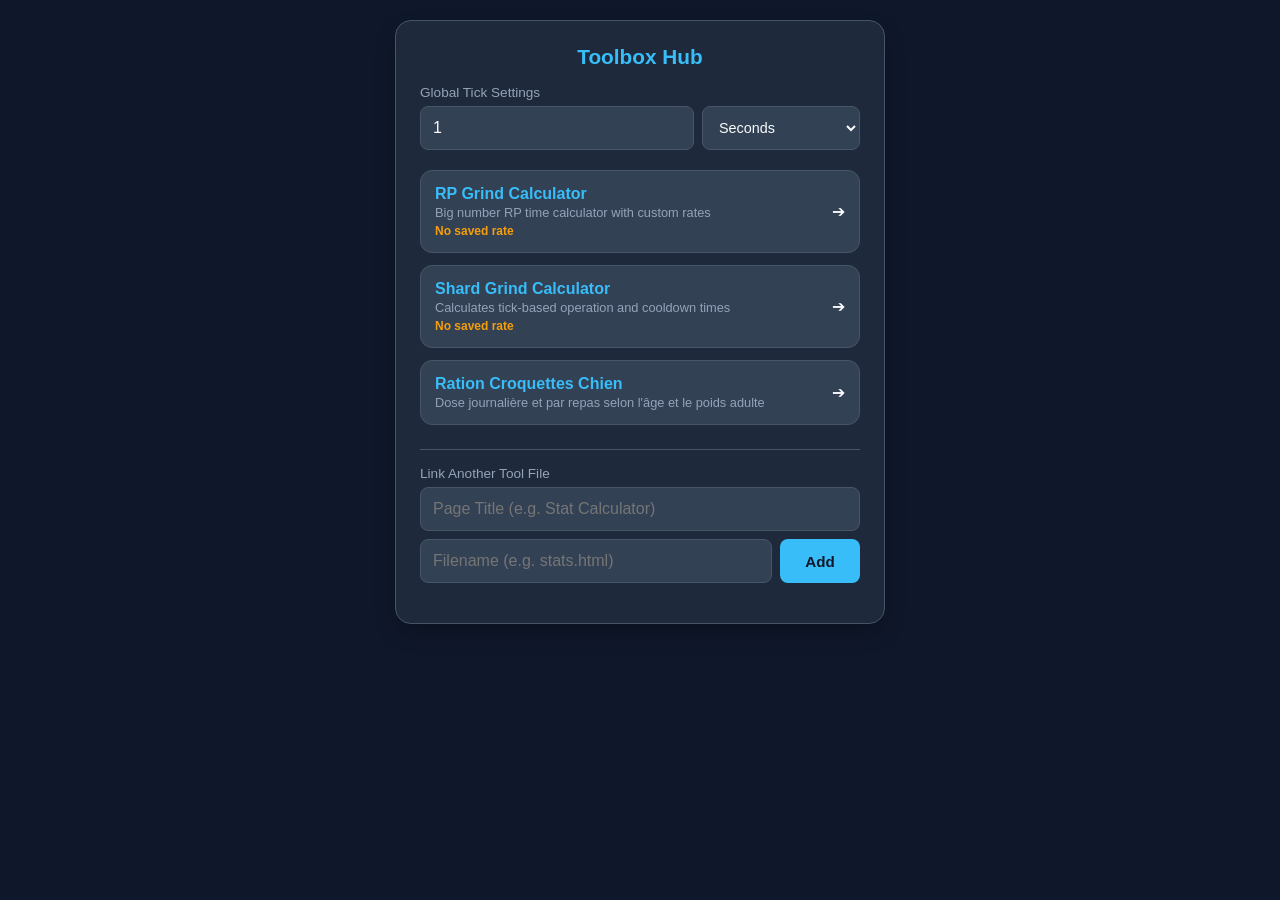
<file: index.html>
<!DOCTYPE html>
<html lang="en">
<head>
    <meta charset="UTF-8">
    <meta name="viewport" content="width=device-width, initial-scale=1.0">
    <title>Toolbox Hub</title>
    <link rel="stylesheet" href="style.css?v=9">
</head>
<body>

<div class="container">
    <h2>Toolbox Hub</h2>

    <div class="save-section" style="margin-top: 0; margin-bottom: 20px; border-top: none; padding-top: 0;">
        <label>Global Tick Settings</label>
        <div class="input-group" style="margin-bottom: 0;">
            <div class="input-row">
                <input type="text" id="globalTickTime" value="1" placeholder="Tick Duration">
                <select id="globalTickUnit">
                    <option value="1">Seconds</option>
                    <option value="0.001">Milliseconds (ms)</option>
                    <option value="60">Minutes</option>
                </select>
            </div>
        </div>
    </div>

    <div class="pages-list" id="pagesList">
        <a href="rp_calculator.html" class="page-card">
            <div class="page-info">
                <span class="page-title">RP Grind Calculator</span>
                <span class="page-desc">Big number RP time calculator with custom rates</span>
            </div>
            <span>➔</span>
        </a>

        <a href="shard_calculator.html" class="page-card">
            <div class="page-info">
                <span class="page-title">Shard Grind Calculator</span>
                <span class="page-desc">Calculates tick-based operation and cooldown times</span>
            </div>
            <span>➔</span>
        </a>

        <a href="dog_food_calculator.html" class="page-card">
            <div class="page-info">
                <span class="page-title">Ration Croquettes Chien</span>
                <span class="page-desc">Dose journalière et par repas selon l'âge et le poids adulte</span>
            </div>
            <span>➔</span>
        </a>
    </div>

    <div class="save-section" style="margin-top: 24px;">
        <label>Link Another Tool File</label>
        <div class="input-group">
            <input type="text" id="newPageTitle" placeholder="Page Title (e.g. Stat Calculator)" style="margin-bottom: 8px; width: 100%;">
            <div class="input-row">
                <input type="text" id="newPageFile" placeholder="Filename (e.g. stats.html)">
                <button class="btn" id="addPageBtn" style="width: 80px;">Add</button>
            </div>
        </div>
    </div>
</div>

<script src="hub.js?v=9"></script>
</body>
</html>
</file>
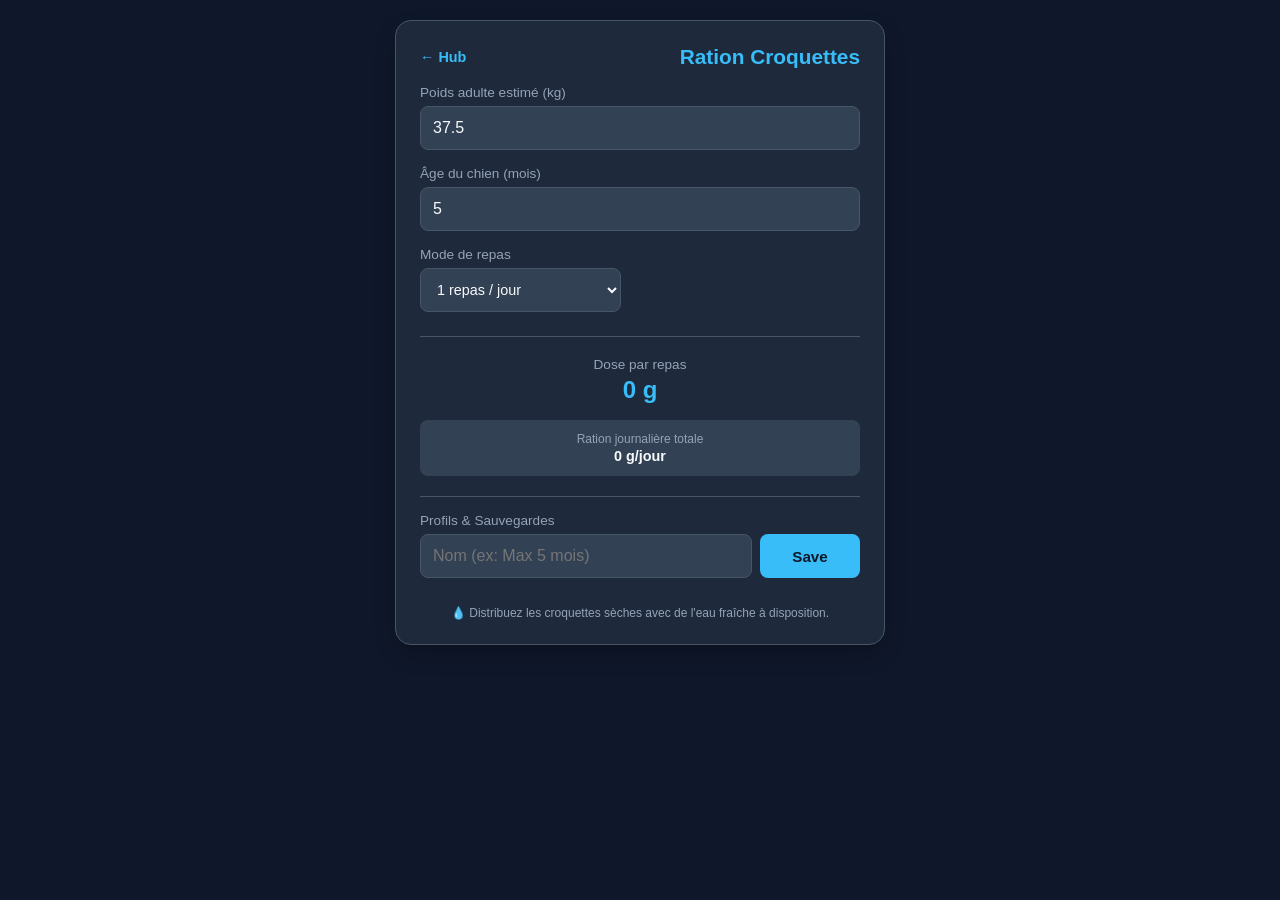
<file: dog_food_calculator.html>
<!DOCTYPE html>
<html lang="fr">
<head>
    <meta charset="UTF-8">
    <meta name="viewport" content="width=device-width, initial-scale=1.0">
    <title>Calculateur Ration Chien</title>
    <link rel="stylesheet" href="style.css?v=14">
</head>
<body>

<div class="container">
    <div class="header-row">
        <a href="index.html" class="back-btn">← Hub</a>
        <h2>Ration Croquettes</h2>
    </div>

    <div class="input-group">
        <label for="adultWeight">Poids adulte estimé (kg)</label>
        <div class="input-row">
            <input type="number" id="adultWeight" value="37.5" min="1" max="90" step="0.5">
        </div>
    </div>

    <div class="input-group">
        <label for="age">Âge du chien (mois)</label>
        <div class="input-row">
            <input type="number" id="age" value="5" min="1.5" max="24" step="0.5">
        </div>
    </div>

    <div class="input-group">
        <label for="meals">Mode de repas</label>
        <div class="input-row">
            <select id="meals">
                <option value="1">1 repas / jour</option>
                <option value="2">2 repas / jour</option>
                <option value="3">3 repas / jour</option>
                <option value="4">4 repas / jour</option>
                <option value="transition">Transition (3 → 2 repas)</option>
            </select>
        </div>
    </div>

    <!-- Transition Date Fields -->
    <div id="transitionGroup" class="input-group" style="background: var(--input-bg); padding: 14px; border-radius: 8px; border: 1px solid var(--border); display: none;">
        <label for="startDate">Date de début de transition</label>
        <div class="input-row" style="margin-bottom: 12px;">
            <input type="date" id="startDate" style="width: 100%;">
        </div>

        <label for="targetDate">Date sélectionnée</label>
        <div class="input-row" style="margin-bottom: 8px;">
            <input type="date" id="targetDate" style="width: 100%;">
        </div>

        <div id="transitionStatus" style="font-size: 0.85rem; font-weight: 600; color: var(--accent); text-align: center; margin-top: 6px;">
            Jour 0
        </div>
        <span class="hint" style="margin-top: 4px; text-align: center; display: block;">
            Midi: -10g/j | Matin: +5g/j | Soir: +5g/j
        </span>
    </div>

    <div class="results">
        <!-- Standard mode display -->
        <div class="result-main" id="standardResultBox">
            <div class="label">Dose par repas</div>
            <div class="value" id="perMeal">0 g</div>
        </div>

        <!-- Transition mode 3-meal grid -->
        <div id="transitionResultGrid" class="result-grid" style="grid-template-columns: 1fr 1fr 1fr; margin-bottom: 12px; display: none;">
            <div class="result-sub-item">
                <div class="sub-label">Matin</div>
                <div class="sub-val" id="morningVal" style="color: var(--accent);">0 g</div>
            </div>
            <div class="result-sub-item">
                <div class="sub-label">Midi</div>
                <div class="sub-val" id="lunchVal" style="color: var(--gold);">0 g</div>
            </div>
            <div class="result-sub-item">
                <div class="sub-label">Soir</div>
                <div class="sub-val" id="eveningVal" style="color: var(--accent);">0 g</div>
            </div>
        </div>

        <div class="result-grid">
            <div class="result-sub-item" style="grid-column: span 2;">
                <div class="sub-label">Ration journalière totale</div>
                <div class="sub-val" id="dailyTotal">0 g/jour</div>
            </div>
        </div>
    </div>

    <div class="save-section">
        <label>Profils & Sauvegardes</label>
        <div class="input-row">
            <input type="text" id="presetName" placeholder="Nom (ex: Max 5 mois)">
            <button class="btn" id="saveBtn" style="width: 100px;">Save</button>
        </div>
        <div class="saved-list" id="savedList"></div>
    </div>

    <div class="hint">
        💧 Distribuez les croquettes sèches avec de l'eau fraîche à disposition.
    </div>
</div>

<script src="calculator.js?v=14"></script>
</body>
</html>
</file>
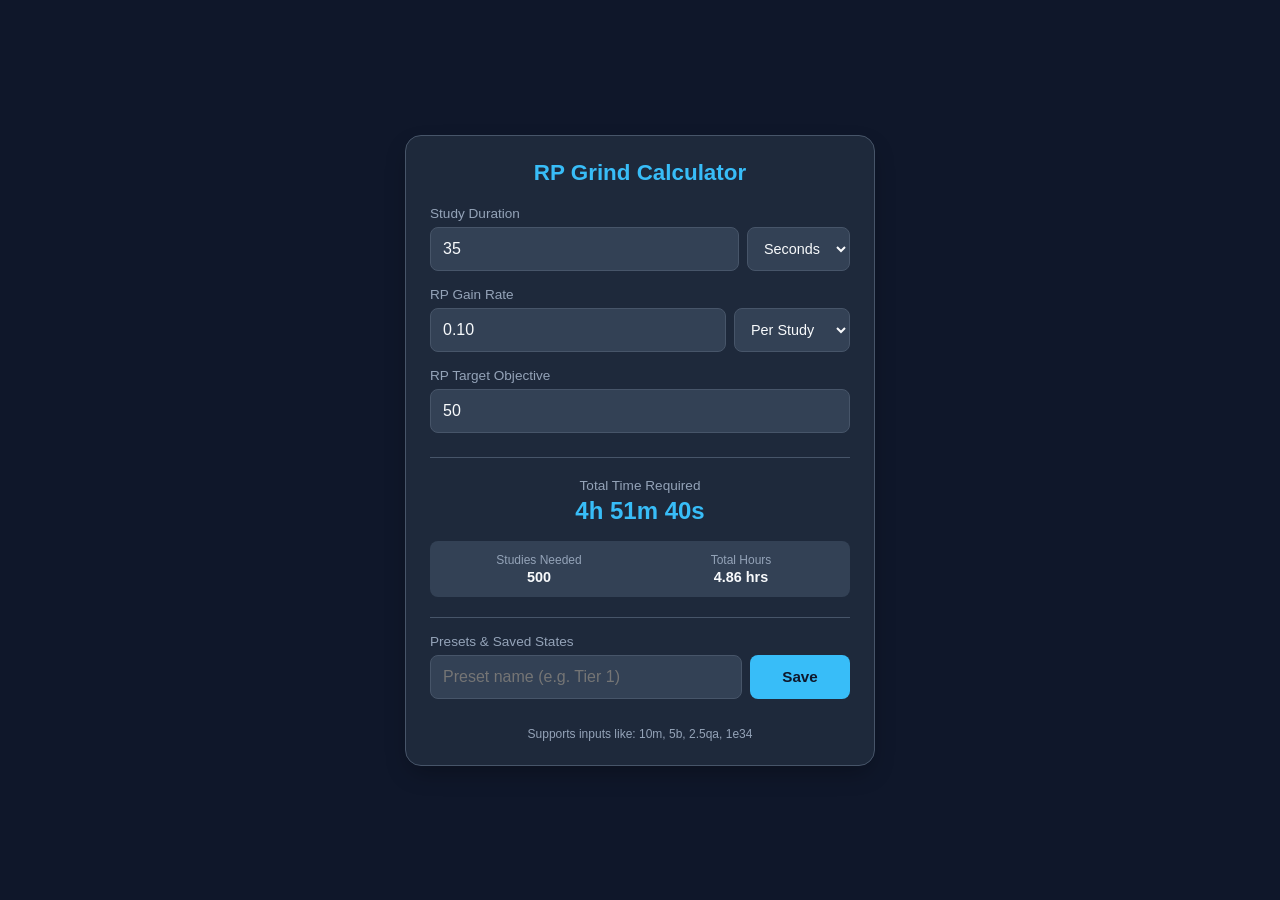
<file: rp-math.html>
<!DOCTYPE html>
<html lang="en">
<head>
    <meta charset="UTF-8">
    <meta name="viewport" content="width=device-width, initial-scale=1.0">
    <title>RP Time Calculator</title>
    <style>
        :root {
            --bg-color: #0f172a;
            --card-bg: #1e293b;
            --accent: #38bdf8;
            --danger: #ef4444;
            --text-main: #f8fafc;
            --text-muted: #94a3b8;
            --input-bg: #334155;
            --border: #475569;
        }

        body {
            font-family: -apple-system, BlinkMacSystemFont, "Segoe UI", Roboto, Helvetica, Arial, sans-serif;
            background-color: var(--bg-color);
            color: var(--text-main);
            margin: 0;
            padding: 20px;
            display: flex;
            justify-content: center;
            align-items: center;
            min-height: 100vh;
            box-sizing: border-box;
        }

        .container {
            background-color: var(--card-bg);
            border-radius: 16px;
            padding: 24px;
            width: 100%;
            max-width: 420px;
            box-shadow: 0 10px 25px -5px rgba(0, 0, 0, 0.3);
            border: 1px solid var(--border);
        }

        h2 {
            margin-top: 0;
            margin-bottom: 20px;
            font-size: 1.4rem;
            text-align: center;
            color: var(--accent);
        }

        .input-group {
            margin-bottom: 16px;
        }

        label {
            display: block;
            font-size: 0.85rem;
            color: var(--text-muted);
            margin-bottom: 6px;
            font-weight: 500;
        }

        .input-row {
            display: flex;
            gap: 8px;
        }

        input, select {
            padding: 12px;
            background-color: var(--input-bg);
            border: 1px solid var(--border);
            border-radius: 8px;
            color: var(--text-main);
            font-size: 1rem;
            box-sizing: border-box;
            outline: none;
            transition: border-color 0.2s;
        }

        input {
            flex: 1;
            min-width: 0;
        }

        select {
            font-size: 0.9rem;
            cursor: pointer;
        }

        input:focus, select:focus {
            border-color: var(--accent);
        }

        .results {
            margin-top: 24px;
            padding-top: 20px;
            border-top: 1px solid var(--border);
        }

        .result-main {
            text-align: center;
            margin-bottom: 16px;
        }

        .result-main .label {
            font-size: 0.85rem;
            color: var(--text-muted);
            margin-bottom: 4px;
        }

        .result-main .value {
            font-size: 1.5rem;
            font-weight: 700;
            color: var(--accent);
            word-break: break-word;
        }

        .result-grid {
            display: grid;
            grid-template-columns: 1fr 1fr;
            gap: 8px;
            background-color: var(--input-bg);
            padding: 12px;
            border-radius: 8px;
            font-size: 0.9rem;
        }

        .result-sub-item {
            text-align: center;
            word-break: break-word;
        }

        .result-sub-item .sub-label {
            color: var(--text-muted);
            font-size: 0.75rem;
            margin-bottom: 2px;
        }

        .result-sub-item .sub-val {
            font-weight: 600;
        }

        .save-section {
            margin-top: 20px;
            padding-top: 16px;
            border-top: 1px solid var(--border);
        }

        .btn {
            background-color: var(--accent);
            color: var(--bg-color);
            border: none;
            padding: 12px;
            border-radius: 8px;
            font-weight: 600;
            cursor: pointer;
            width: 100%;
            font-size: 0.95rem;
            transition: opacity 0.2s;
        }

        .btn:active {
            opacity: 0.8;
        }

        .btn-danger {
            background-color: var(--danger);
            color: white;
            padding: 8px 12px;
            width: auto;
            font-size: 0.8rem;
        }

        .btn-load {
            background-color: var(--input-bg);
            color: var(--text-main);
            border: 1px solid var(--border);
            padding: 8px 12px;
            font-size: 0.85rem;
            flex: 1;
            text-align: left;
        }

        .saved-list {
            margin-top: 12px;
            display: flex;
            flex-direction: column;
            gap: 8px;
        }

        .saved-item {
            display: flex;
            gap: 6px;
            align-items: center;
        }

        .hint {
            font-size: 0.75rem;
            color: var(--text-muted);
            text-align: center;
            margin-top: 16px;
        }
    </style>
</head>
<body>

<div class="container">
    <h2>RP Grind Calculator</h2>

    <div class="input-group">
        <label for="studyDuration">Study Duration</label>
        <div class="input-row">
            <input type="text" id="studyDuration" value="35">
            <select id="durationUnit">
                <option value="1">Seconds</option>
                <option value="60">Minutes</option>
                <option value="3600">Hours</option>
            </select>
        </div>
    </div>

    <div class="input-group">
        <label for="rpPerStudy">RP Gain Rate</label>
        <div class="input-row">
            <input type="text" id="rpPerStudy" value="0.10">
            <select id="rpRateUnit">
                <option value="1">Per Study</option>
                <option value="min">Per Minute</option>
                <option value="hr">Per Hour</option>
                <option value="day">Per Day</option>
            </select>
        </div>
    </div>

    <div class="input-group">
        <label for="rpObjective">RP Target Objective</label>
        <div class="input-row">
            <input type="text" id="rpObjective" value="50">
        </div>
    </div>

    <div class="results">
        <div class="result-main">
            <div class="label">Total Time Required</div>
            <div class="value" id="timeFormatted">0d 0h 0m 0s</div>
        </div>

        <div class="result-grid">
            <div class="result-sub-item">
                <div class="sub-label">Studies Needed</div>
                <div class="sub-val" id="studiesNeeded">0</div>
            </div>
            <div class="result-sub-item">
                <div class="sub-label">Total Hours</div>
                <div class="sub-val" id="totalHours">0.00 hrs</div>
            </div>
        </div>
    </div>

    <div class="save-section">
        <label>Presets & Saved States</label>
        <div class="input-row">
            <input type="text" id="presetName" placeholder="Preset name (e.g. Tier 1)">
            <button class="btn" id="saveBtn" style="width: 100px;">Save</button>
        </div>
        <div class="saved-list" id="savedList"></div>
    </div>

    <div class="hint">
        Supports inputs like: 10m, 5b, 2.5qa, 1e34
    </div>
</div>

<script>
    const durationInput = document.getElementById('studyDuration');
    const durationUnit = document.getElementById('durationUnit');
    const rpGainInput = document.getElementById('rpPerStudy');
    const rpRateUnit = document.getElementById('rpRateUnit');
    const rpObjInput = document.getElementById('rpObjective');

    const studiesOutput = document.getElementById('studiesNeeded');
    const timeFormattedOutput = document.getElementById('timeFormatted');
    const hoursOutput = document.getElementById('totalHours');

    const presetNameInput = document.getElementById('presetName');
    const saveBtn = document.getElementById('saveBtn');
    const savedList = document.getElementById('savedList');

    const SUFFIXES = {
        'k': 1e3, 'm': 1e6, 'b': 1e9, 't': 1e12,
        'qa': 1e15, 'qu': 1e18, 'sx': 1e21, 'sp': 1e24,
        'o': 1e27, 'n': 1e30, 'd': 1e33
    };

    function parseBigInput(str) {
        if (!str) return 0;
        str = str.toString().trim().toLowerCase();
        
        // Scientific notation
        if (/^[\d.]+(e[+-]?\d+)$/.test(str)) {
            const val = parseFloat(str);
            return isNaN(val) ? 0 : val;
        }

        // Short scale suffix matching
        const match = str.match(/^([\d.]+)\s*([a-z]+)?$/);
        if (match) {
            const num = parseFloat(match[1]);
            const suf = match[2];
            if (isNaN(num)) return 0;

            if (suf && SUFFIXES[suf] !== undefined) {
                return num * SUFFIXES[suf];
            }
            return num;
        }

        const val = parseFloat(str);
        return isNaN(val) ? 0 : val;
    }

    function formatBigNumber(num) {
        if (num === 0) return '0';
        if (!isFinite(num)) return 'Infinity';

        const abs = Math.abs(num);

        if (abs >= 1e36 || (abs < 0.001 && abs > 0)) {
            return num.toExponential(3);
        }

        const keys = Object.keys(SUFFIXES).reverse();
        for (let suf of keys) {
            const val = SUFFIXES[suf];
            if (abs >= val) {
                return (num / val).toFixed(2).replace(/\.00$/, '') + ' ' + suf.toUpperCase();
            }
        }

        return num.toLocaleString('en-US', { maximumFractionDigits: 2 });
    }

    function calculate() {
        const rawDuration = parseBigInput(durationInput.value);
        const durationMult = parseFloat(durationUnit.value);
        const secPerStudy = rawDuration * durationMult;

        const rawRpGain = parseBigInput(rpGainInput.value);
        const rateType = rpRateUnit.value;

        const totalTargetRP = parseBigInput(rpObjInput.value);

        saveLastState();

        if (secPerStudy <= 0 || rawRpGain <= 0 || totalTargetRP <= 0) {
            studiesOutput.textContent = '0';
            timeFormattedOutput.textContent = '0d 0h 0m 0s';
            hoursOutput.textContent = '0 hrs';
            return;
        }

        let rpPerStudyCalculated = rawRpGain;

        if (rateType === 'min') {
            rpPerStudyCalculated = (rawRpGain / 60) * secPerStudy;
        } else if (rateType === 'hr') {
            rpPerStudyCalculated = (rawRpGain / 3600) * secPerStudy;
        } else if (rateType === 'day') {
            rpPerStudyCalculated = (rawRpGain / 86400) * secPerStudy;
        }

        const studiesNeeded = totalTargetRP / rpPerStudyCalculated;
        const totalSeconds = studiesNeeded * secPerStudy;

        studiesOutput.textContent = formatBigNumber(Math.ceil(studiesNeeded));

        if (!isFinite(totalSeconds)) {
            timeFormattedOutput.textContent = 'Too large to calculate';
            hoursOutput.textContent = 'Infinity hrs';
            return;
        }

        const years = Math.floor(totalSeconds / (86400 * 365));
        let remSec = totalSeconds % (86400 * 365);

        const days = Math.floor(remSec / 86400);
        remSec %= 86400;

        const hours = Math.floor(remSec / 3600);
        remSec %= 3600;

        const minutes = Math.floor(remSec / 60);
        const seconds = Math.round(remSec % 60);

        let formattedStr = '';
        if (years > 0) formattedStr += `${formatBigNumber(years)}y `;
        if (days > 0 || years > 0) formattedStr += `${days}d `;
        formattedStr += `${hours}h ${minutes}m ${seconds}s`;

        timeFormattedOutput.textContent = formattedStr;
        hoursOutput.textContent = `${formatBigNumber(totalSeconds / 3600)} hrs`;
    }

    // --- LOCAL STORAGE SYSTEM ---

    function saveLastState() {
        try {
            const state = {
                duration: durationInput.value,
                durationUnit: durationUnit.value,
                rpGain: rpGainInput.value,
                rpRateUnit: rpRateUnit.value,
                rpObjective: rpObjInput.value
            };
            localStorage.setItem('rp_calc_last_state', JSON.stringify(state));
        } catch (e) {}
    }

    function loadLastState() {
        try {
            const last = localStorage.getItem('rp_calc_last_state');
            if (last) {
                const state = JSON.parse(last);
                if (state.duration !== undefined) durationInput.value = state.duration;
                if (state.durationUnit !== undefined) durationUnit.value = state.durationUnit;
                if (state.rpGain !== undefined) rpGainInput.value = state.rpGain;
                if (state.rpRateUnit !== undefined) rpRateUnit.value = state.rpRateUnit;
                if (state.rpObjective !== undefined) rpObjInput.value = state.rpObjective;
            }
        } catch (e) {}
    }

    function getPresets() {
        try {
            return JSON.parse(localStorage.getItem('rp_calc_presets') || '{}');
        } catch (e) {
            return {};
        }
    }

    function savePreset() {
        const name = presetNameInput.value.trim() || 'Preset ' + (Object.keys(getPresets()).length + 1);
        const presets = getPresets();

        presets[name] = {
            duration: durationInput.value,
            durationUnit: durationUnit.value,
            rpGain: rpGainInput.value,
            rpRateUnit: rpRateUnit.value,
            rpObjective: rpObjInput.value
        };

        try {
            localStorage.setItem('rp_calc_presets', JSON.stringify(presets));
        } catch (e) {}

        presetNameInput.value = '';
        renderPresets();
    }

    function loadPreset(name) {
        const presets = getPresets();
        if (presets[name]) {
            const p = presets[name];
            durationInput.value = p.duration;
            durationUnit.value = p.durationUnit;
            rpGainInput.value = p.rpGain;
            rpRateUnit.value = p.rpRateUnit;
            rpObjInput.value = p.rpObjective;
            calculate();
        }
    }

    function deletePreset(name) {
        const presets = getPresets();
        delete presets[name];
        try {
            localStorage.setItem('rp_calc_presets', JSON.stringify(presets));
        } catch (e) {}
        renderPresets();
    }

    function renderPresets() {
        const presets = getPresets();
        savedList.innerHTML = '';

        Object.keys(presets).forEach(name => {
            const item = document.createElement('div');
            item.className = 'saved-item';

            const loadBtn = document.createElement('button');
            loadBtn.className = 'btn btn-load';
            loadBtn.textContent = name;
            loadBtn.onclick = () => loadPreset(name);

            const delBtn = document.createElement('button');
            delBtn.className = 'btn btn-danger';
            delBtn.textContent = '✕';
            delBtn.onclick = () => deletePreset(name);

            item.appendChild(loadBtn);
            item.appendChild(delBtn);
            savedList.appendChild(item);
        });
    }

    saveBtn.addEventListener('click', savePreset);

    [durationInput, durationUnit, rpGainInput, rpRateUnit, rpObjInput].forEach(el => {
        el.addEventListener('keyup', calculate);
        el.addEventListener('input', calculate);
        el.addEventListener('change', calculate);
    });

    // Run startup load
    loadLastState();
    renderPresets();
    calculate();
</script>

</body>
</html>
</file>
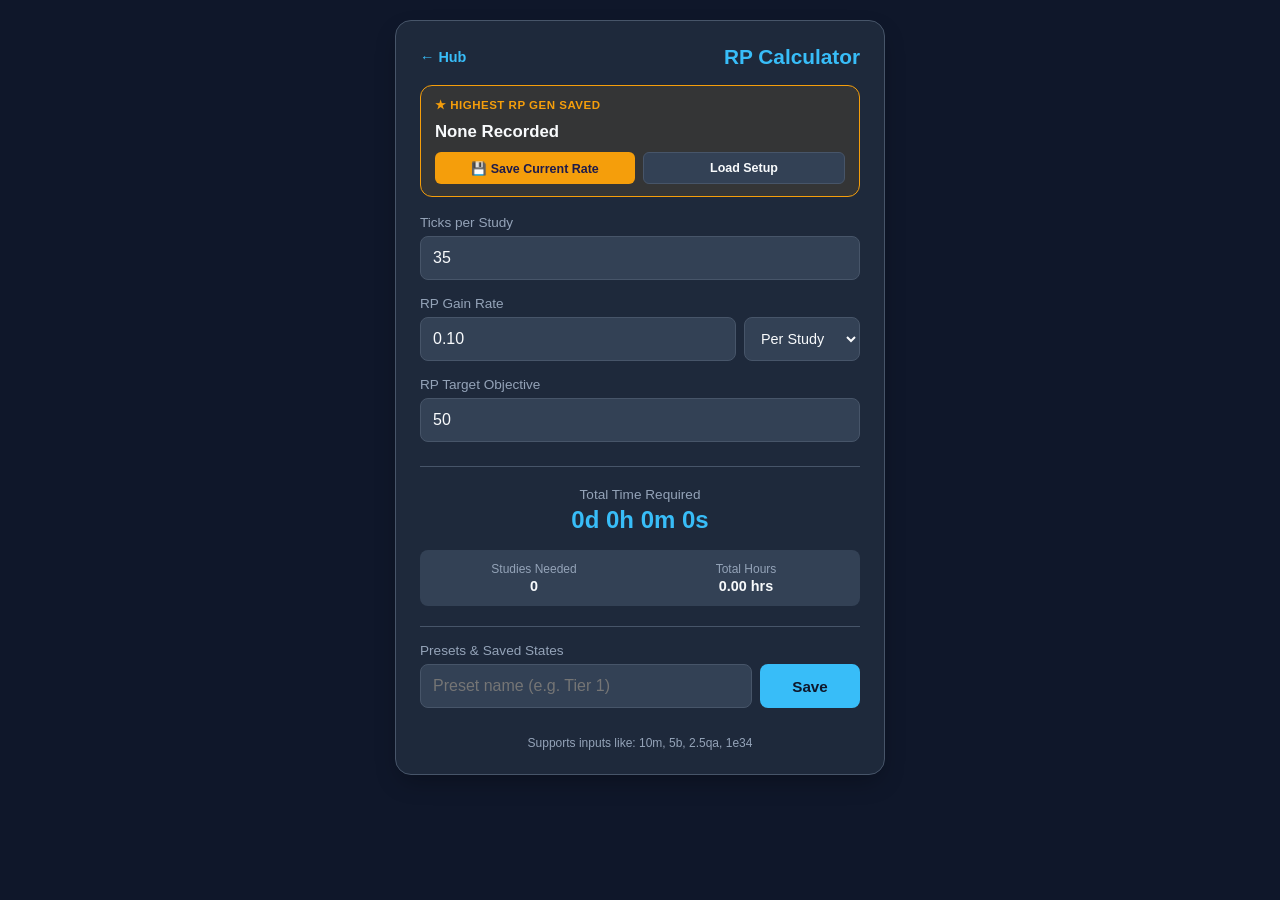
<file: rp_calculator.html>
<!DOCTYPE html>
<html lang="en">
<head>
    <meta charset="UTF-8">
    <meta name="viewport" content="width=device-width, initial-scale=1.0">
    <title>RP Grind Calculator</title>
    <link rel="stylesheet" href="style.css?v=7">
</head>
<body>

<div class="container">
    <div class="header-row">
        <a href="index.html" class="back-btn">← Hub</a>
        <h2>RP Calculator</h2>
    </div>

    <!-- Manual Peak Rate Banner with Save Button -->
    <div class="best-banner">
        <div class="best-banner-header">
            <span class="best-banner-label">★ Highest RP Gen Saved</span>
        </div>
        <div class="best-banner-value" id="bestRpValue">None Recorded</div>
        <div class="best-banner-actions">
            <button class="btn-record btn-save-record" id="savePeakRpBtn">💾 Save Current Rate</button>
            <button class="btn-record btn-load-record" id="loadPeakRpBtn">Load Setup</button>
        </div>
    </div>

    <div class="input-group">
        <label for="ticksPerStudy">Ticks per Study</label>
        <div class="input-row">
            <input type="text" id="ticksPerStudy" value="35">
        </div>
    </div>

    <div class="input-group">
        <label for="rpPerStudy">RP Gain Rate</label>
        <div class="input-row">
            <input type="text" id="rpPerStudy" value="0.10">
            <select id="rpRateUnit">
                <option value="1">Per Study</option>
                <option value="min">Per Minute</option>
                <option value="hr">Per Hour</option>
                <option value="day">Per Day</option>
            </select>
        </div>
    </div>

    <div class="input-group">
        <label for="rpObjective">RP Target Objective</label>
        <div class="input-row">
            <input type="text" id="rpObjective" value="50">
        </div>
    </div>

    <div class="results">
        <div class="result-main">
            <div class="label">Total Time Required</div>
            <div class="value" id="timeFormatted">0d 0h 0m 0s</div>
        </div>

        <div class="result-grid">
            <div class="result-sub-item">
                <div class="sub-label">Studies Needed</div>
                <div class="sub-val" id="studiesNeeded">0</div>
            </div>
            <div class="result-sub-item">
                <div class="sub-label">Total Hours</div>
                <div class="sub-val" id="totalHours">0.00 hrs</div>
            </div>
        </div>
    </div>

    <div class="save-section">
        <label>Presets & Saved States</label>
        <div class="input-row">
            <input type="text" id="presetName" placeholder="Preset name (e.g. Tier 1)">
            <button class="btn" id="saveBtn" style="width: 100px;">Save</button>
        </div>
        <div class="saved-list" id="savedList"></div>
    </div>

    <div class="hint">
        Supports inputs like: 10m, 5b, 2.5qa, 1e34
    </div>
</div>

<script src="calculator.js?v=7"></script>
</body>
</html>
</file>
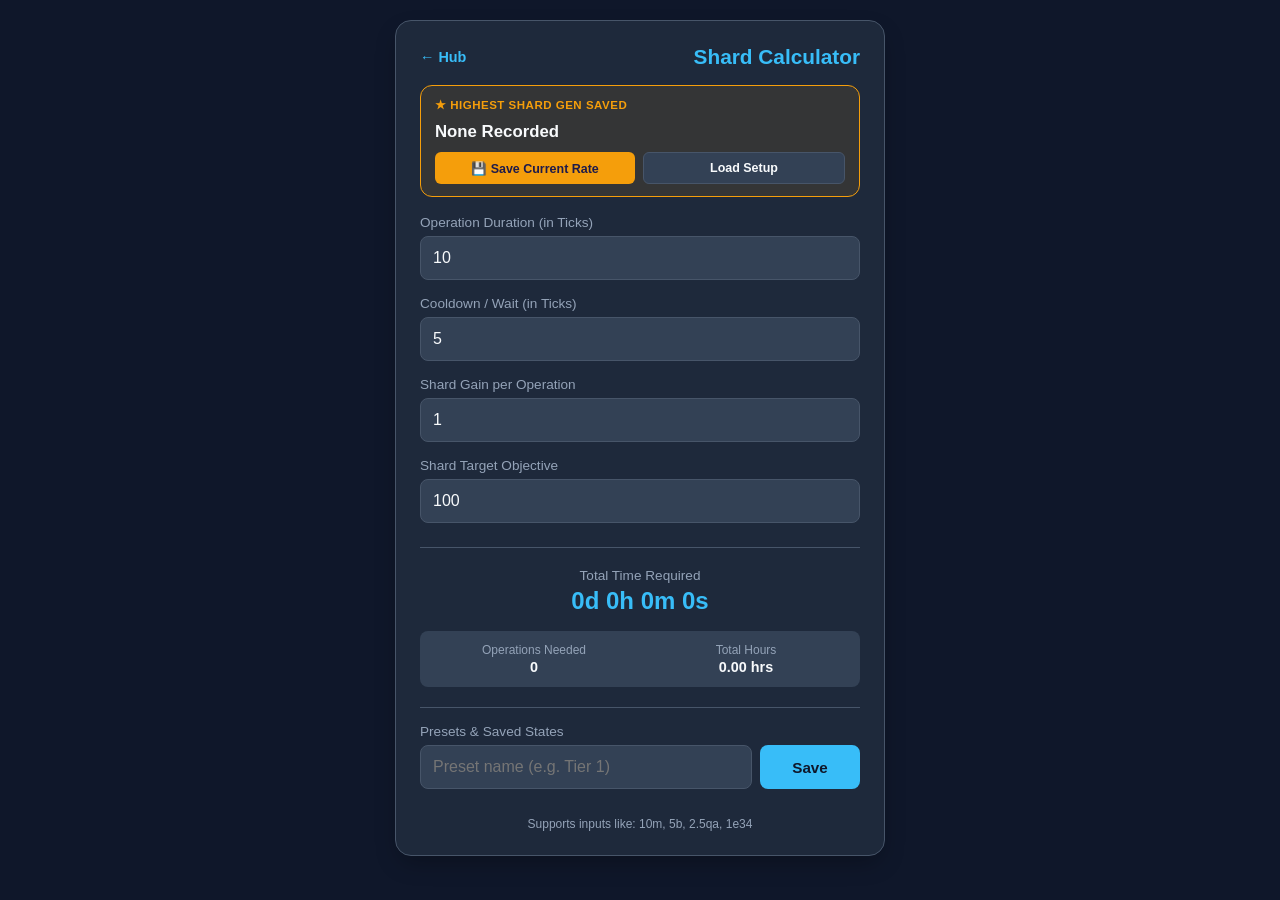
<file: shard_calculator.html>
<!DOCTYPE html>
<html lang="en">
<head>
    <meta charset="UTF-8">
    <meta name="viewport" content="width=device-width, initial-scale=1.0">
    <title>Shard Grind Calculator</title>
    <link rel="stylesheet" href="style.css?v=7">
</head>
<body>

<div class="container">
    <div class="header-row">
        <a href="index.html" class="back-btn">← Hub</a>
        <h2>Shard Calculator</h2>
    </div>

    <!-- Manual Peak Rate Banner with Save Button -->
    <div class="best-banner">
        <div class="best-banner-header">
            <span class="best-banner-label">★ Highest Shard Gen Saved</span>
        </div>
        <div class="best-banner-value" id="bestShardValue">None Recorded</div>
        <div class="best-banner-actions">
            <button class="btn-record btn-save-record" id="savePeakShardBtn">💾 Save Current Rate</button>
            <button class="btn-record btn-load-record" id="loadPeakShardBtn">Load Setup</button>
        </div>
    </div>

    <div class="input-group">
        <label for="opTicks">Operation Duration (in Ticks)</label>
        <div class="input-row">
            <input type="text" id="opTicks" value="10">
        </div>
    </div>

    <div class="input-group">
        <label for="waitTicks">Cooldown / Wait (in Ticks)</label>
        <div class="input-row">
            <input type="text" id="waitTicks" value="5">
        </div>
    </div>

    <div class="input-group">
        <label for="shardGain">Shard Gain per Operation</label>
        <div class="input-row">
            <input type="text" id="shardGain" value="1">
        </div>
    </div>

    <div class="input-group">
        <label for="shardObjective">Shard Target Objective</label>
        <div class="input-row">
            <input type="text" id="shardObjective" value="100">
        </div>
    </div>

    <div class="results">
        <div class="result-main">
            <div class="label">Total Time Required</div>
            <div class="value" id="timeFormatted">0d 0h 0m 0s</div>
        </div>

        <div class="result-grid">
            <div class="result-sub-item">
                <div class="sub-label">Operations Needed</div>
                <div class="sub-val" id="opsNeeded">0</div>
            </div>
            <div class="result-sub-item">
                <div class="sub-label">Total Hours</div>
                <div class="sub-val" id="totalHours">0.00 hrs</div>
            </div>
        </div>
    </div>

    <div class="save-section">
        <label>Presets & Saved States</label>
        <div class="input-row">
            <input type="text" id="presetName" placeholder="Preset name (e.g. Tier 1)">
            <button class="btn" id="saveBtn" style="width: 100px;">Save</button>
        </div>
        <div class="saved-list" id="savedList"></div>
    </div>

    <div class="hint">
        Supports inputs like: 10m, 5b, 2.5qa, 1e34
    </div>
</div>

<script src="calculator.js?v=7"></script>
</body>
</html>
</file>
<file: style.css>
:root {
    --bg-color: #0f172a;
    --card-bg: #1e293b;
    --accent: #38bdf8;
    --gold: #f59e0b;
    --danger: #ef4444;
    --text-main: #f8fafc;
    --text-muted: #94a3b8;
    --input-bg: #334155;
    --border: #475569;
}

body {
    font-family: -apple-system, BlinkMacSystemFont, "Segoe UI", Roboto, Helvetica, Arial, sans-serif;
    background-color: var(--bg-color);
    color: var(--text-main);
    margin: 0;
    padding: 20px;
    display: flex;
    justify-content: center;
    align-items: flex-start;
    min-height: 100vh;
    box-sizing: border-box;
}

.container {
    background-color: var(--card-bg);
    border-radius: 16px;
    padding: 24px;
    width: 100%;
    max-width: 440px;
    box-shadow: 0 10px 25px -5px rgba(0, 0, 0, 0.3);
    border: 1px solid var(--border);
}

.header-row {
    display: flex;
    justify-content: space-between;
    align-items: center;
    margin-bottom: 16px;
}

.back-btn {
    color: var(--accent);
    text-decoration: none;
    font-size: 0.9rem;
    font-weight: 600;
}

h2 {
    margin: 0 0 16px 0;
    font-size: 1.3rem;
    color: var(--accent);
    text-align: center;
}

.header-row h2 {
    margin: 0;
}

/* Peak Record Banner */
.best-banner {
    background-color: rgba(245, 158, 11, 0.1);
    border: 1px solid var(--gold);
    border-radius: 12px;
    padding: 12px 14px;
    margin-bottom: 18px;
    display: flex;
    flex-direction: column;
    gap: 10px;
}

.best-banner-header {
    display: flex;
    justify-content: space-between;
    align-items: center;
}

.best-banner-label {
    font-size: 0.72rem;
    color: var(--gold);
    text-transform: uppercase;
    font-weight: 700;
    letter-spacing: 0.5px;
}

.best-banner-value {
    font-size: 1.05rem;
    font-weight: 700;
    color: var(--text-main);
}

.best-banner-actions {
    display: flex;
    gap: 8px;
}

.btn-record {
    flex: 1;
    font-size: 0.78rem;
    padding: 8px 10px;
    border-radius: 6px;
    font-weight: 600;
    cursor: pointer;
    border: none;
    text-align: center;
}

.btn-save-record {
    background: var(--gold);
    color: #1e1b4b;
}

.btn-load-record {
    background: var(--input-bg);
    color: var(--text-main);
    border: 1px solid var(--border);
}

.btn-save-record:active, .btn-load-record:active {
    opacity: 0.8;
}

.input-group {
    margin-bottom: 16px;
}

label {
    display: block;
    font-size: 0.85rem;
    color: var(--text-muted);
    margin-bottom: 6px;
    font-weight: 500;
}

.input-row {
    display: flex;
    gap: 8px;
}

input, select {
    padding: 12px;
    background-color: var(--input-bg);
    border: 1px solid var(--border);
    border-radius: 8px;
    color: var(--text-main);
    font-size: 1rem;
    box-sizing: border-box;
    outline: none;
    transition: border-color 0.2s;
}

input {
    flex: 1;
    min-width: 0;
}

select {
    font-size: 0.9rem;
    cursor: pointer;
}

input:focus, select:focus {
    border-color: var(--accent);
}

.btn {
    background-color: var(--accent);
    color: var(--bg-color);
    border: none;
    padding: 12px;
    border-radius: 8px;
    font-weight: 600;
    cursor: pointer;
    width: 100%;
    font-size: 0.95rem;
    transition: opacity 0.2s;
}

.btn:active {
    opacity: 0.8;
}

.btn-danger {
    background-color: var(--danger);
    color: white;
    padding: 8px 12px;
    width: auto;
    font-size: 0.8rem;
}

.btn-load {
    background-color: var(--input-bg);
    color: var(--text-main);
    border: 1px solid var(--border);
    padding: 8px 12px;
    font-size: 0.85rem;
    flex: 1;
    text-align: left;
}

/* Page Listing / Hub */
.pages-list {
    display: flex;
    flex-direction: column;
    gap: 12px;
}

.page-card {
    background-color: var(--input-bg);
    border: 1px solid var(--border);
    border-radius: 12px;
    padding: 14px;
    display: flex;
    justify-content: space-between;
    align-items: center;
    text-decoration: none;
    color: var(--text-main);
    transition: border-color 0.2s;
}

.page-card:hover {
    border-color: var(--accent);
}

.page-info {
    display: flex;
    flex-direction: column;
}

.page-title {
    font-weight: 600;
    font-size: 1rem;
    color: var(--accent);
}

.page-desc {
    font-size: 0.8rem;
    color: var(--text-muted);
    margin-top: 2px;
}

.page-stat {
    font-size: 0.75rem;
    color: var(--gold);
    margin-top: 4px;
    font-weight: 600;
}

/* Calculator Specifics */
.results {
    margin-top: 24px;
    padding-top: 20px;
    border-top: 1px solid var(--border);
}

.result-main {
    text-align: center;
    margin-bottom: 16px;
}

.result-main .label {
    font-size: 0.85rem;
    color: var(--text-muted);
    margin-bottom: 4px;
}

.result-main .value {
    font-size: 1.5rem;
    font-weight: 700;
    color: var(--accent);
    word-break: break-word;
}

.result-grid {
    display: grid;
    grid-template-columns: 1fr 1fr;
    gap: 8px;
    background-color: var(--input-bg);
    padding: 12px;
    border-radius: 8px;
    font-size: 0.9rem;
}

.result-sub-item {
    text-align: center;
    word-break: break-word;
}

.result-sub-item .sub-label {
    color: var(--text-muted);
    font-size: 0.75rem;
    margin-bottom: 2px;
}

.result-sub-item .sub-val {
    font-weight: 600;
}

.save-section {
    margin-top: 20px;
    padding-top: 16px;
    border-top: 1px solid var(--border);
}

.saved-list {
    margin-top: 12px;
    display: flex;
    flex-direction: column;
    gap: 8px;
}

.saved-item {
    display: flex;
    gap: 6px;
    align-items: center;
}

.hint {
    font-size: 0.75rem;
    color: var(--text-muted);
    text-align: center;
    margin-top: 16px;
}
</file>
